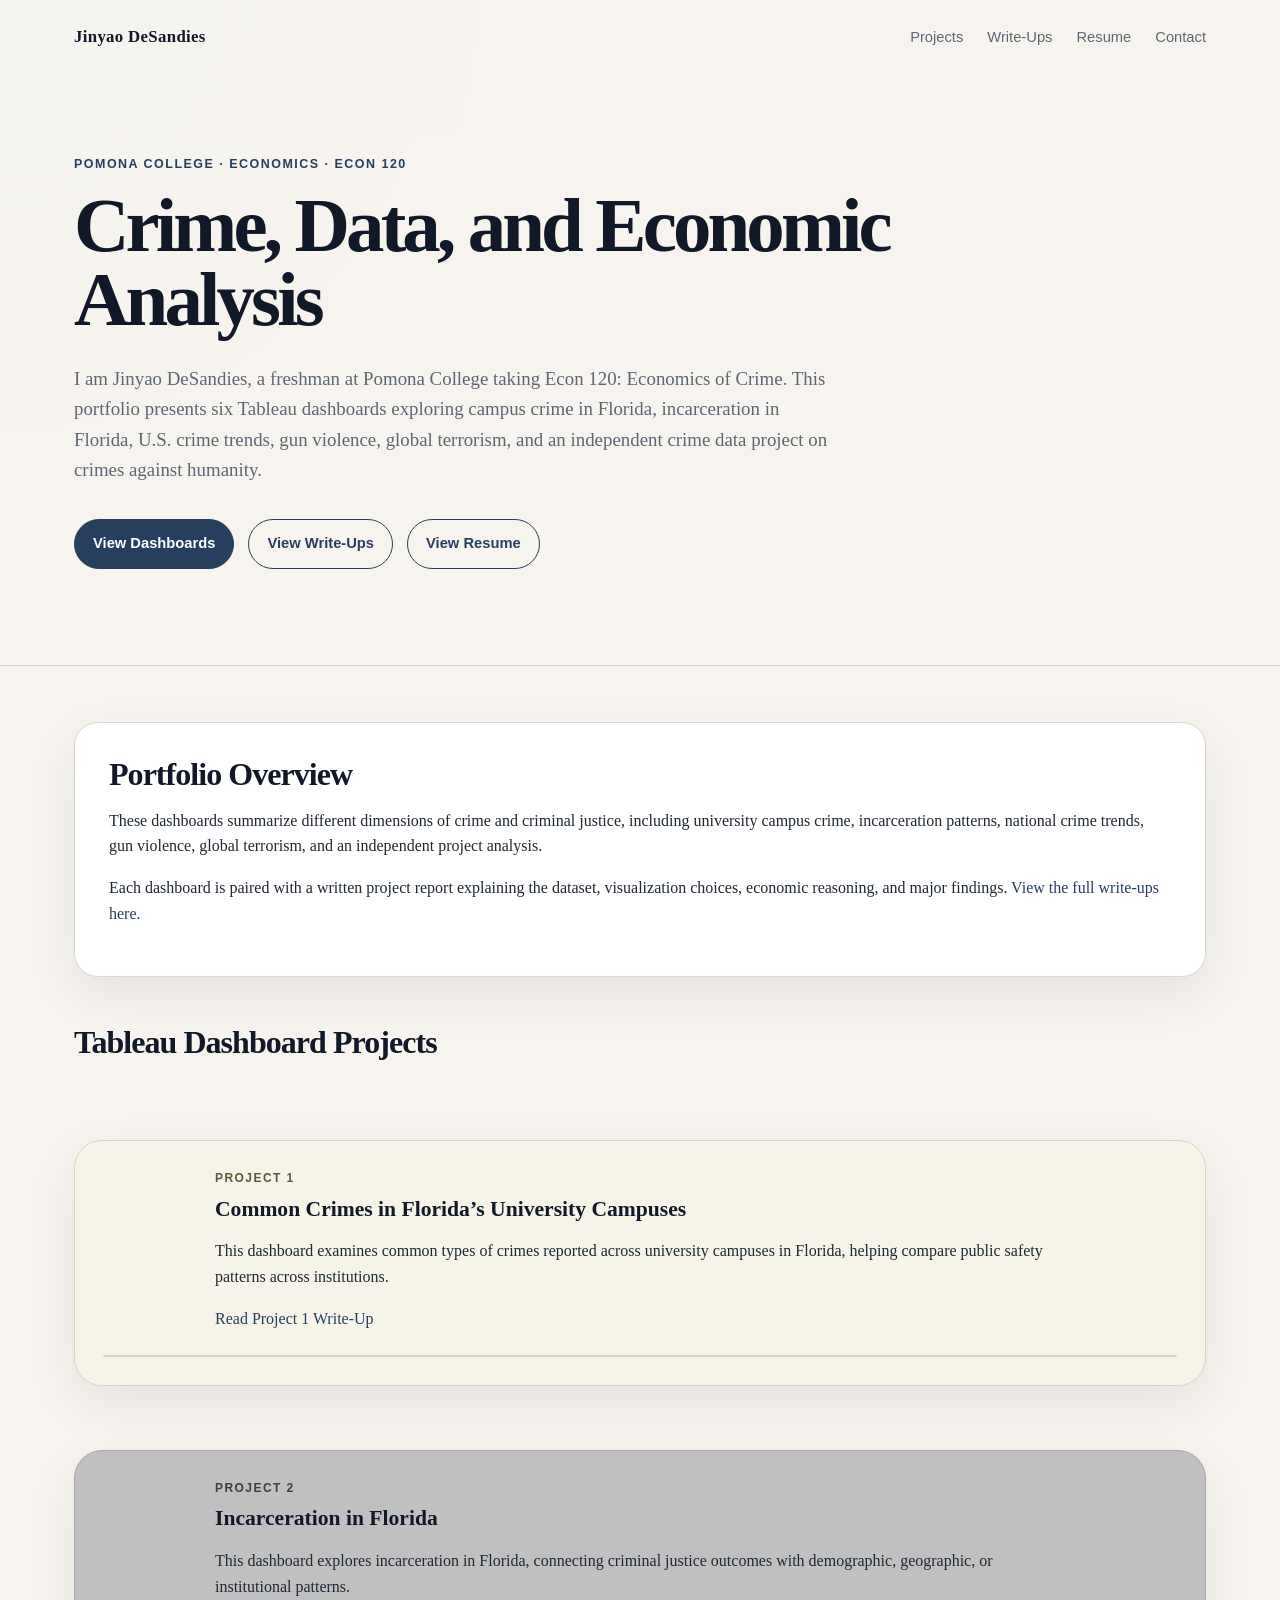
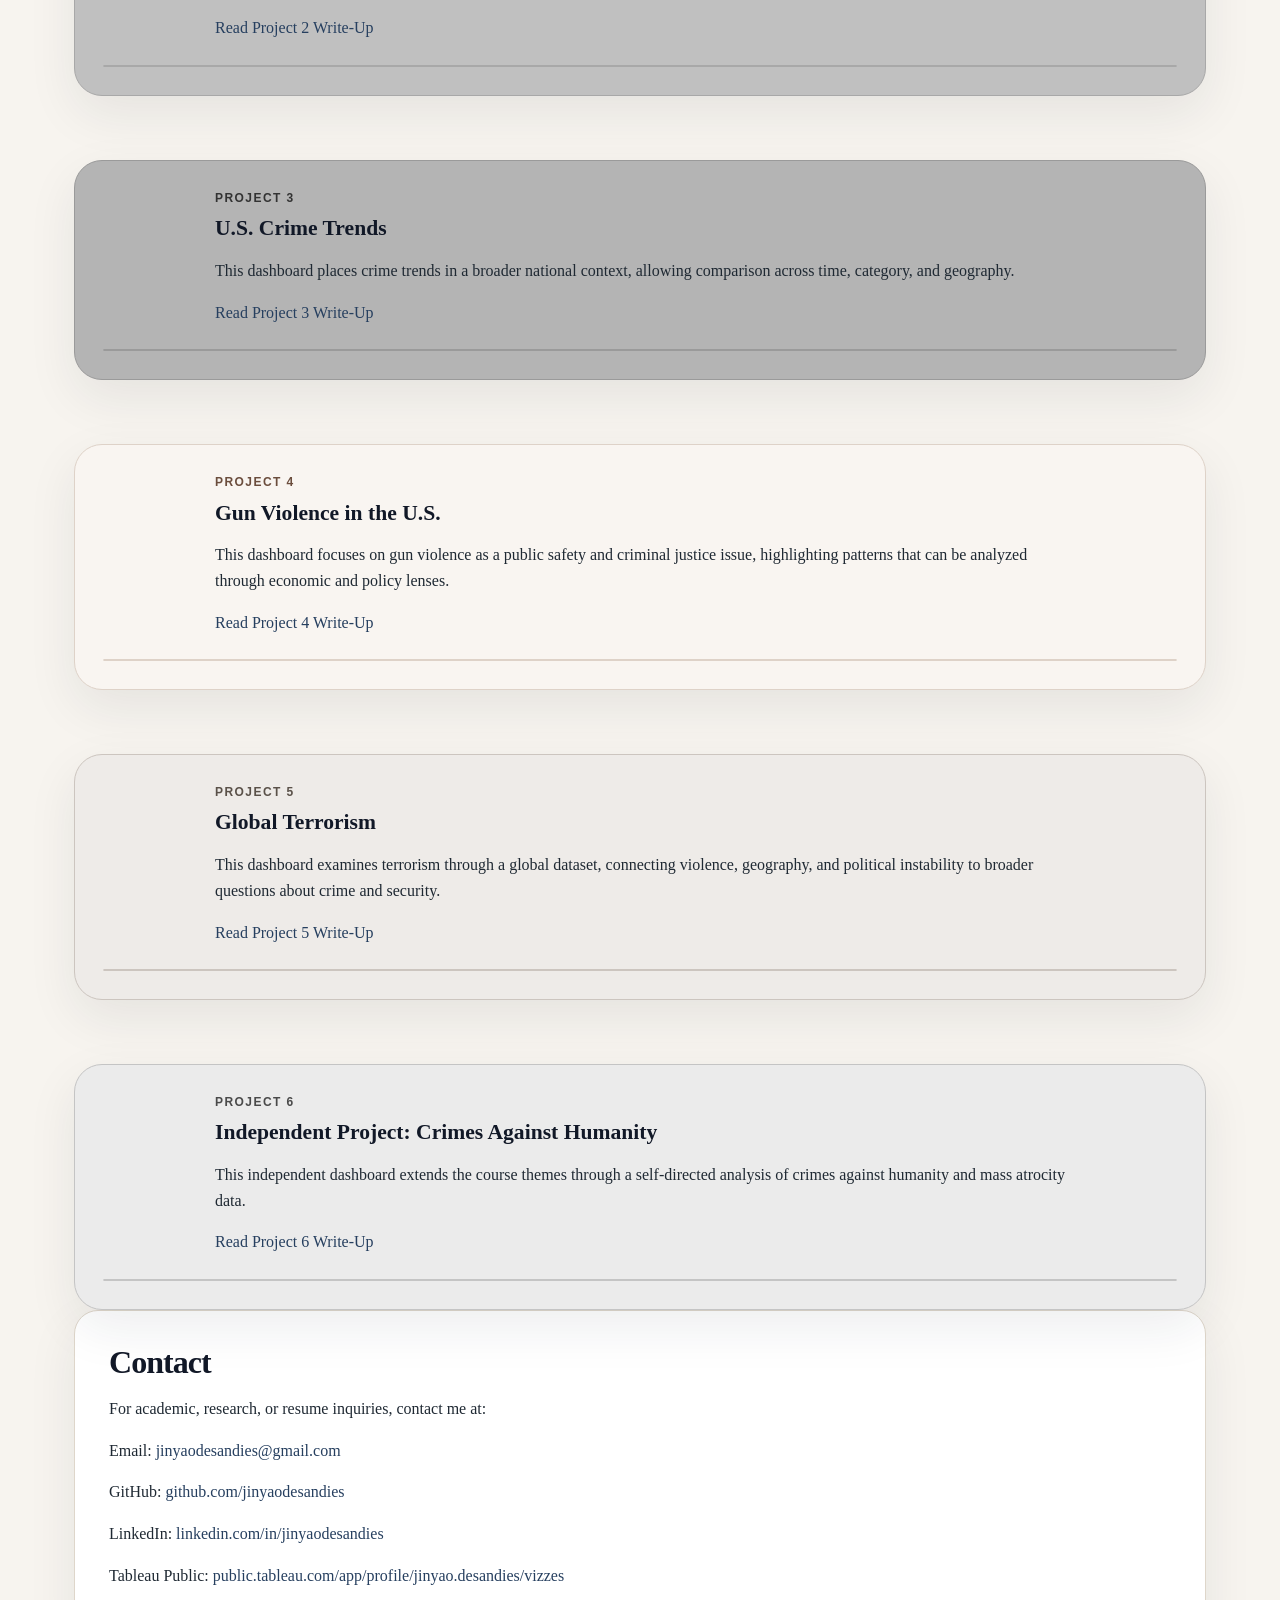
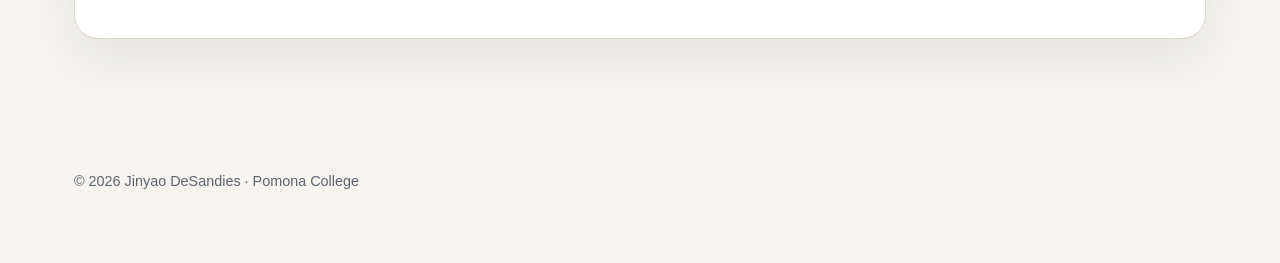
<file: index.html>
<!DOCTYPE html>
<html lang="en">
<head>
  <meta charset="UTF-8" />
  <meta name="viewport" content="width=device-width, initial-scale=1.0" />

  <title>Jinyao DeSandies | Econ of Crime Portfolio</title>

  <link rel="stylesheet" href="styles.css" />

  <!-- Tableau Embedding API v3 -->
  <script type="module" src="https://public.tableau.com/javascripts/api/tableau.embedding.3.latest.min.js"></script>
</head>

<body>
  <header class="site-header">
    <nav class="nav">
      <a href="index.html" class="logo">Jinyao DeSandies</a>

      <div class="nav-links">
        <a href="#projects">Projects</a>
        <a href="writeups.html">Write-Ups</a>
        <a href="resume.html">Resume</a>
        <a href="#contact">Contact</a>
      </div>
    </nav>

    <!-- =====================================================
         EDIT HOMEPAGE INTRO HERE
         Change your name, class, portfolio description, and buttons.
    ===================================================== -->
    <section class="hero">
      <p class="eyebrow">Pomona College · Economics · Econ 120</p>

      <h1>Crime, Data, and Economic Analysis</h1>

      <p class="hero-text">
        I am Jinyao DeSandies, a freshman at Pomona College taking Econ 120:
        Economics of Crime. This portfolio presents six Tableau dashboards exploring
        campus crime in Florida, incarceration in Florida, U.S. crime trends, gun
        violence, global terrorism, and an independent crime data project on crimes
        against humanity.
      </p>

      <div class="hero-buttons">
        <a href="#projects" class="button primary">View Dashboards</a>
        <a href="writeups.html" class="button secondary">View Write-Ups</a>
        <a href="resume.html" class="button secondary">View Resume</a>
      </div>
    </section>
  </header>

  <main>
    <!-- =====================================================
         EDIT PORTFOLIO OVERVIEW HERE
         This is the short explanation before the dashboard modules.
    ===================================================== -->
    <section class="intro-section">
      <h2>Portfolio Overview</h2>

      <p>
        These dashboards summarize different dimensions of crime and criminal justice,
        including university campus crime, incarceration patterns, national crime trends,
        gun violence, global terrorism, and an independent project analysis.
      </p>

      <p>
        Each dashboard is paired with a written project report explaining the dataset,
        visualization choices, economic reasoning, and major findings.
        <a href="writeups.html">View the full write-ups here.</a>
      </p>
    </section>

    <!-- =====================================================
         EDIT DASHBOARD PROJECTS HERE
         Each project has:
         1. project number
         2. project title
         3. project description
         4. Tableau embed link
    ===================================================== -->
    <section id="projects" class="projects-section">
      <h2>Tableau Dashboard Projects</h2>

      <!-- =========================
           EDIT PROJECT 1 HERE
           Dashboard: Florida campus crime
      ========================= -->
      <article id="dashboard-1" class="project-card project-campus">
        <div class="project-copy">
          <p class="project-number">Project 1</p>
          <h3>Common Crimes in Florida’s University Campuses</h3>
          <p>
            This dashboard examines common types of crimes reported across university
            campuses in Florida, helping compare public safety patterns across institutions.
          </p>

          <p>
            <a href="writeups/project-1.html">
              Read Project 1 Write-Up
            </a>
          </p>
        </div>

        <div class="tableau-frame">
          <tableau-viz
            src="https://public.tableau.com/views/Project1CampusCrimeinFlorida/CommonCrimesinFloridasUniversityCampuses"
            toolbar="bottom"
            hide-tabs
            width="850"
            height="1127">
          </tableau-viz>
        </div>
      </article>

      <!-- =========================
           EDIT PROJECT 2 HERE
           Dashboard: Florida incarceration
      ========================= -->
      <article id="dashboard-2" class="project-card project-incarceration">
        <div class="project-copy">
          <p class="project-number">Project 2</p>
          <h3>Incarceration in Florida</h3>
          <p>
            This dashboard explores incarceration in Florida, connecting criminal justice
            outcomes with demographic, geographic, or institutional patterns.
          </p>

          <p>
            <a href="writeups/project-2.html">
              Read Project 2 Write-Up
            </a>
          </p>
        </div>

        <div class="tableau-frame">
          <tableau-viz
            src="https://public.tableau.com/views/Project2IncarcerationinFlorida/Dashboard"
            toolbar="bottom"
            hide-tabs
            width="850"
            height="1127">
          </tableau-viz>
        </div>
      </article>

      <!-- =========================
           EDIT PROJECT 3 HERE
           Dashboard: U.S. crime trends
      ========================= -->
      <article id="dashboard-3" class="project-card project-us-crime">
        <div class="project-copy">
          <p class="project-number">Project 3</p>
          <h3>U.S. Crime Trends</h3>
          <p>
            This dashboard places crime trends in a broader national context, allowing
            comparison across time, category, and geography.
          </p>

          <p>
            <a href="writeups/project-3.html">
              Read Project 3 Write-Up
            </a>
          </p>
        </div>

        <div class="tableau-frame">
          <tableau-viz
            src="https://public.tableau.com/views/USCrimeTrends_17733838628180/Dashboard1"
            toolbar="bottom"
            hide-tabs
            width="850"
            height="1127">
          </tableau-viz>
        </div>
      </article>

      <!-- =========================
           EDIT PROJECT 4 HERE
           Dashboard: Gun violence
      ========================= -->
      <article id="dashboard-4" class="project-card project-gun">
        <div class="project-copy">
          <p class="project-number">Project 4</p>
          <h3>Gun Violence in the U.S.</h3>
          <p>
            This dashboard focuses on gun violence as a public safety and criminal justice
            issue, highlighting patterns that can be analyzed through economic and policy lenses.
          </p>

          <p>
            <a href="writeups/project-4.html">
              Read Project 4 Write-Up
            </a>
          </p>
        </div>

        <div class="tableau-frame">
          <tableau-viz
            src="https://public.tableau.com/views/Project4_17745109672220/GunViolenceintheUS"
            toolbar="bottom"
            hide-tabs
            width="850"
            height="1127">
          </tableau-viz>
        </div>
      </article>

      <!-- =========================
           EDIT PROJECT 5 HERE
           Dashboard: Global terrorism
      ========================= -->
      <article id="dashboard-5" class="project-card project-terrorism">
        <div class="project-copy">
          <p class="project-number">Project 5</p>
          <h3>Global Terrorism</h3>
          <p>
            This dashboard examines terrorism through a global dataset, connecting violence,
            geography, and political instability to broader questions about crime and security.
          </p>

          <p>
            <a href="writeups/project-5.html">
              Read Project 5 Write-Up
            </a>
          </p>
        </div>

        <div class="tableau-frame">
          <tableau-viz
            src="https://public.tableau.com/views/Project5GlobalTerrorism_17757957591510/Dashboard1"
            toolbar="bottom"
            hide-tabs
            width="850"
            height="1127">
          </tableau-viz>
        </div>
      </article>

      <!-- =========================
           EDIT PROJECT 6 HERE
           Dashboard: Independent project
      ========================= -->
      <article id="dashboard-6" class="project-card project-independent">
        <div class="project-copy">
          <p class="project-number">Project 6</p>
          <h3>Independent Project: Crimes Against Humanity</h3>
          <p>
            This independent dashboard extends the course themes through a self-directed
            analysis of crimes against humanity and mass atrocity data.
          </p>

          <p>
            <a href="writeups/project-6.html">
              Read Project 6 Write-Up
            </a>
          </p>
        </div>

        <div class="tableau-frame">
          <tableau-viz
            src="https://public.tableau.com/views/IndependantProjectUpload/Dashboard1"
            toolbar="bottom"
            hide-tabs
            width="850"
            height="1127">
          </tableau-viz>
        </div>
      </article>
    </section>

    <!-- =====================================================
         EDIT CONTACT INFO HERE
    ===================================================== -->
    <section id="contact" class="contact-section">
      <h2>Contact</h2>

      <p>
        For academic, research, or resume inquiries, contact me at:
      </p>

      <p>
        Email:
        <a href="mailto:jinyaodesandies@gmail.com">jinyaodesandies@gmail.com</a>
      </p>

      <p>
        GitHub:
        <a href="https://github.com/jinyaodesandies" target="_blank" rel="noopener noreferrer">
          github.com/jinyaodesandies
        </a>
      </p>

      <p>
        LinkedIn:
        <a href="https://www.linkedin.com/in/jinyaodesandies/" target="_blank" rel="noopener noreferrer">
          linkedin.com/in/jinyaodesandies
        </a>
      </p>

      <p>
        Tableau Public:
        <a href="https://public.tableau.com/app/profile/jinyao.desandies/vizzes" target="_blank" rel="noopener noreferrer">
          public.tableau.com/app/profile/jinyao.desandies/vizzes
        </a>
      </p>
    </section>
  </main>

  <footer class="footer">
    <p>© 2026 Jinyao DeSandies · Pomona College</p>
  </footer>
</body>
</html>
</file>
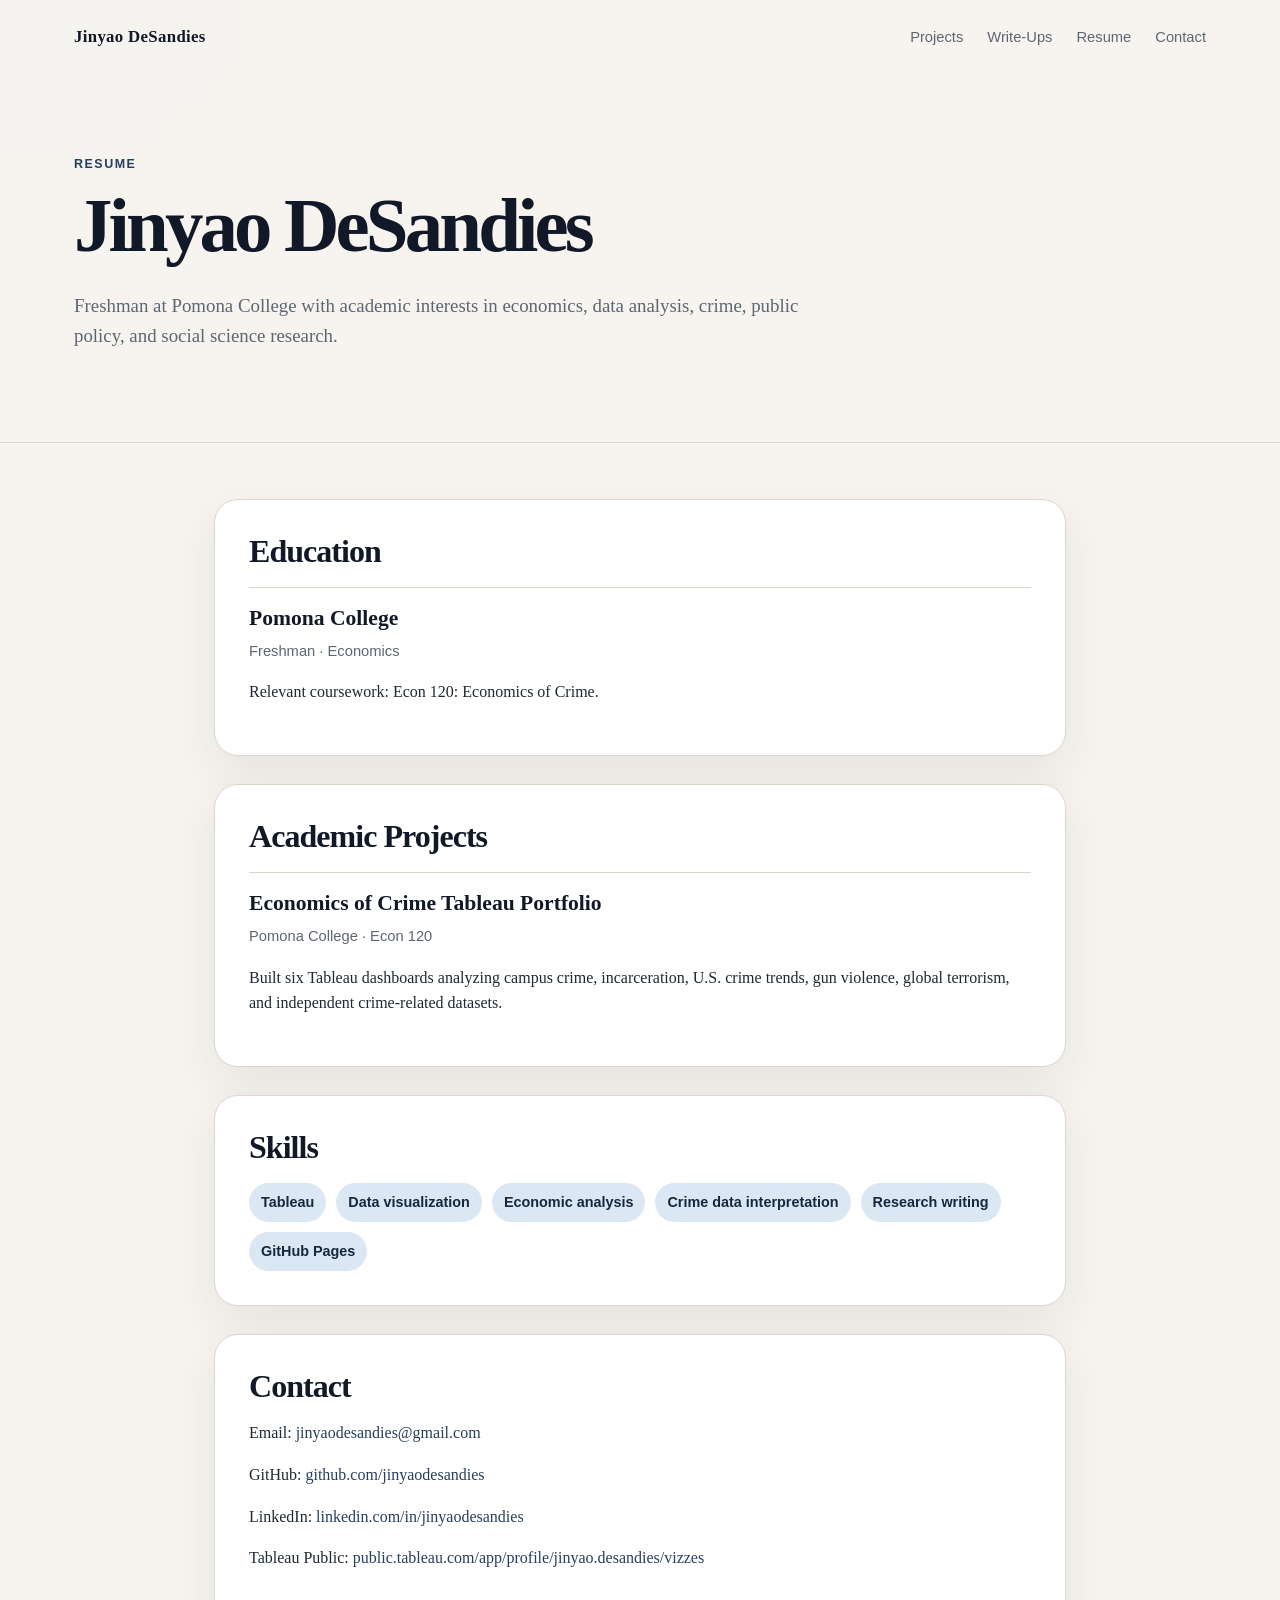
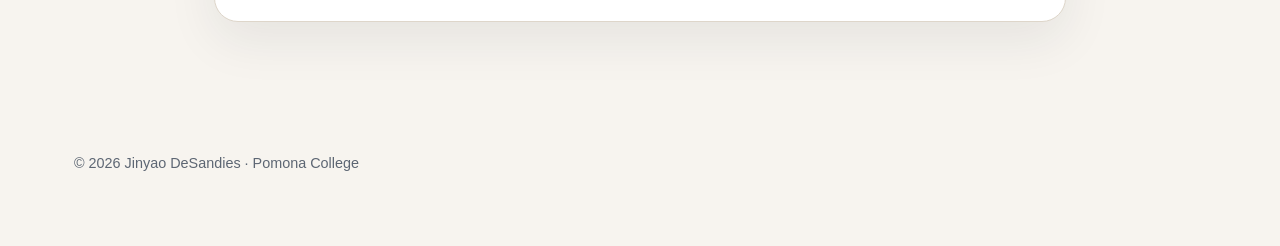
<file: resume.html>
<!DOCTYPE html>
<html lang="en">
<head>
  <meta charset="UTF-8" />
  <meta name="viewport" content="width=device-width, initial-scale=1.0" />

  <title>Resume | Jinyao DeSandies</title>

  <link rel="stylesheet" href="styles.css" />
</head>

<body>
  <header class="site-header small-header">
    <nav class="nav">
      <a href="index.html" class="logo">Jinyao DeSandies</a>

      <div class="nav-links">
        <a href="index.html#projects">Projects</a>
        <a href="writeups.html">Write-Ups</a>
        <a href="resume.html">Resume</a>
        <a href="index.html#contact">Contact</a>
      </div>
    </nav>

    <!-- =====================================================
         EDIT RESUME HEADER HERE
         Change your short academic/professional summary.
    ===================================================== -->
    <section class="hero resume-hero">
      <p class="eyebrow">Resume</p>
      <h1>Jinyao DeSandies</h1>

      <p class="hero-text">
        Freshman at Pomona College with academic interests in economics,
        data analysis, crime, public policy, and social science research.
      </p>
    </section>
  </header>

  <main class="resume-main">
    <!-- =====================================================
         EDIT EDUCATION HERE
    ===================================================== -->
    <section class="resume-section">
      <h2>Education</h2>

      <div class="resume-item">
        <h3>Pomona College</h3>
        <p class="resume-meta">Freshman · Economics</p>
        <p>
          Relevant coursework: Econ 120: Economics of Crime.
        </p>
      </div>
    </section>

    <!-- =====================================================
         EDIT ACADEMIC PROJECTS HERE
    ===================================================== -->
    <section class="resume-section">
      <h2>Academic Projects</h2>

      <div class="resume-item">
        <h3>Economics of Crime Tableau Portfolio</h3>
        <p class="resume-meta">Pomona College · Econ 120</p>
        <p>
          Built six Tableau dashboards analyzing campus crime, incarceration,
          U.S. crime trends, gun violence, global terrorism, and independent
          crime-related datasets.
        </p>
      </div>
    </section>

    <!-- =====================================================
         EDIT SKILLS HERE
         Add or remove skills inside the list.
    ===================================================== -->
    <section class="resume-section">
      <h2>Skills</h2>

      <ul class="skill-list">
        <li>Tableau</li>
        <li>Data visualization</li>
        <li>Economic analysis</li>
        <li>Crime data interpretation</li>
        <li>Research writing</li>
        <li>GitHub Pages</li>
      </ul>
    </section>

    <!-- =====================================================
         EDIT EXPERIENCE HERE
         Replace the example item below with your own experience.
    ===================================================== 
    <section class="resume-section">
      <h2>Experience</h2>

      <div class="resume-item">
        <h3>Add Position or Activity Here</h3>
        <p class="resume-meta">Organization · Dates</p>
        <p>
          Add a short description of your role, responsibilities, and results.
          Focus on leadership, analysis, research, writing, or technical work.
        </p>
      </div>
    </section>

    =====================================================
         EDIT CONTACT INFO HERE
    ===================================================== -->
    <section class="resume-section">
      <h2>Contact</h2>

      <p>
        Email:
        <a href="mailto:jinyaodesandies@gmail.com">jinyaodesandies@gmail.com</a>
      </p>

      <p>
        GitHub:
        <a href="https://github.com/jinyaodesandies" target="_blank" rel="noopener noreferrer">
          github.com/jinyaodesandies
        </a>
      </p>

      <p>
        LinkedIn:
        <a href="https://www.linkedin.com/in/jinyaodesandies/" target="_blank" rel="noopener noreferrer">
          linkedin.com/in/jinyaodesandies
        </a>
      </p>
            <p>
        Tableau Public:
        <a href="https://public.tableau.com/app/profile/jinyao.desandies/vizzes" target="_blank" rel="noopener noreferrer">
          public.tableau.com/app/profile/jinyao.desandies/vizzes
        </a>
      </p>
    </section>
  </main>

  <footer class="footer">
    <p>© 2026 Jinyao DeSandies · Pomona College</p>
  </footer>
</body>
</html>
</file>
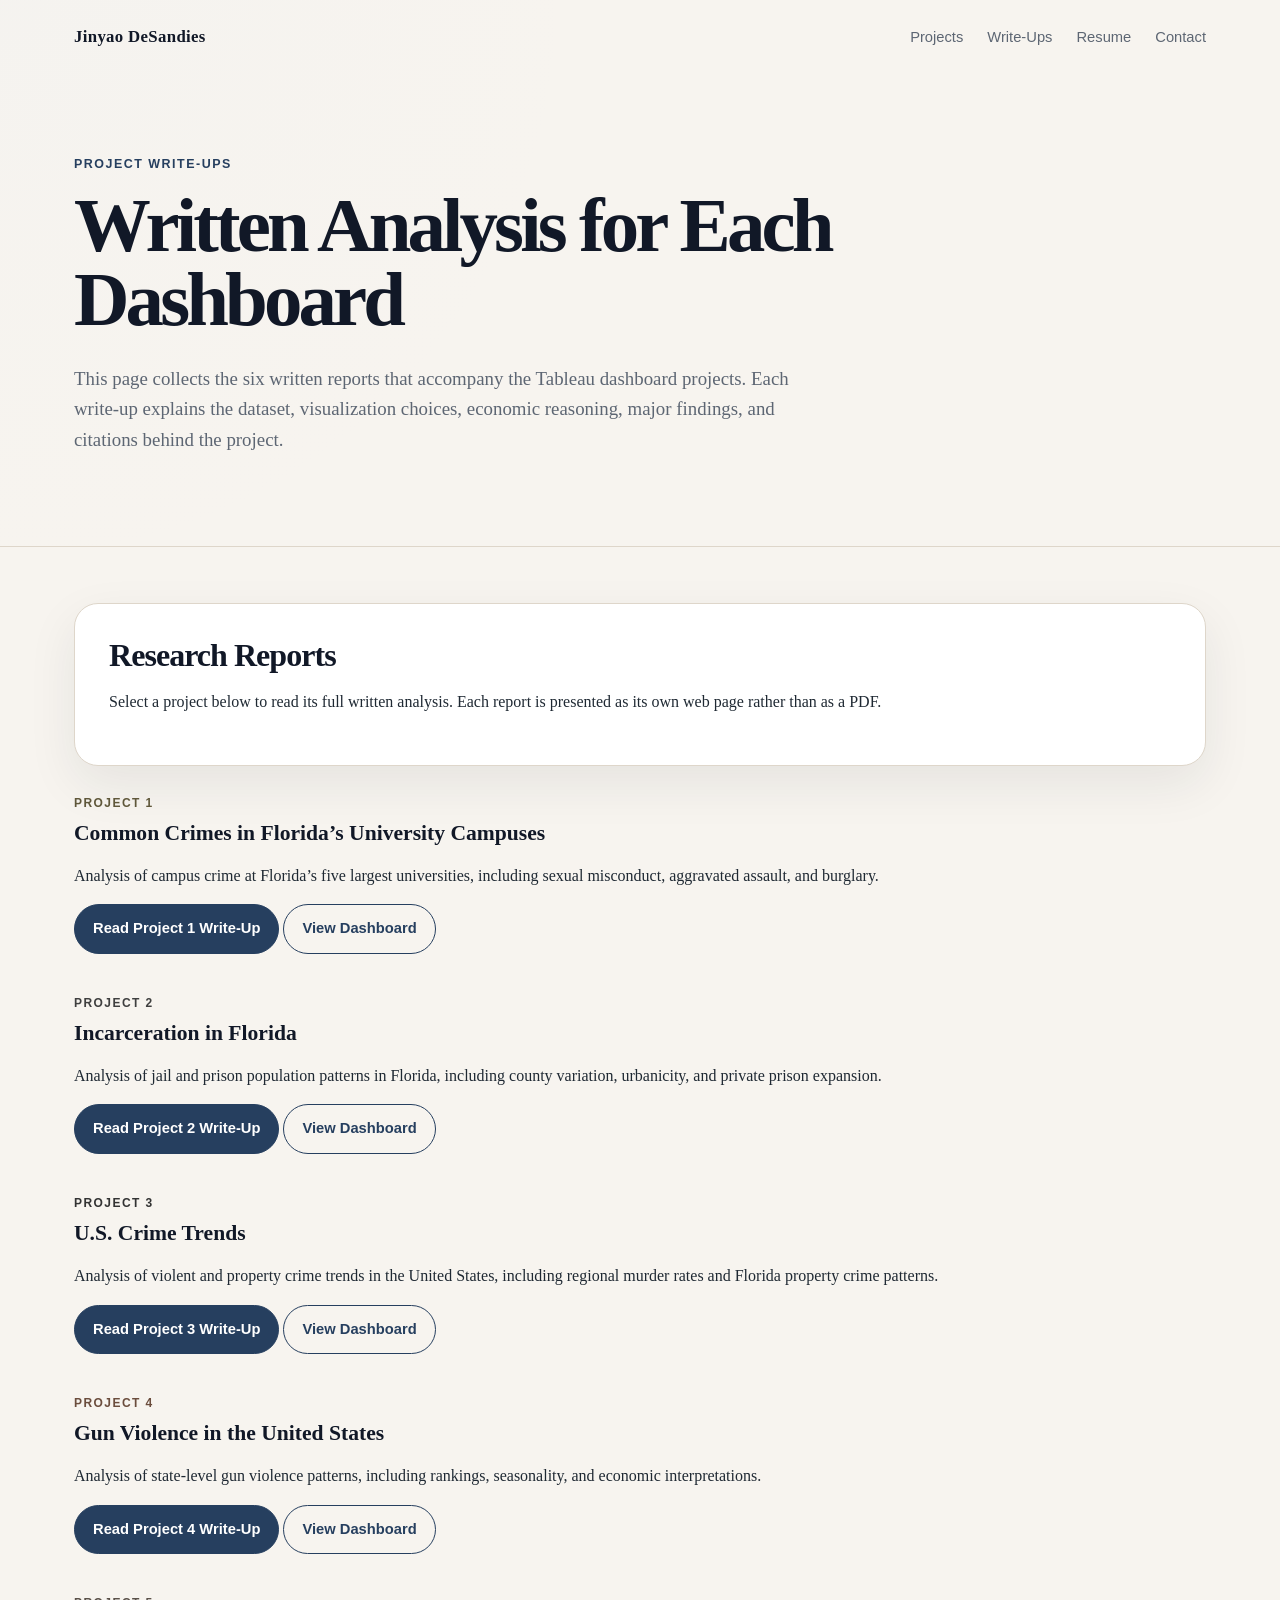
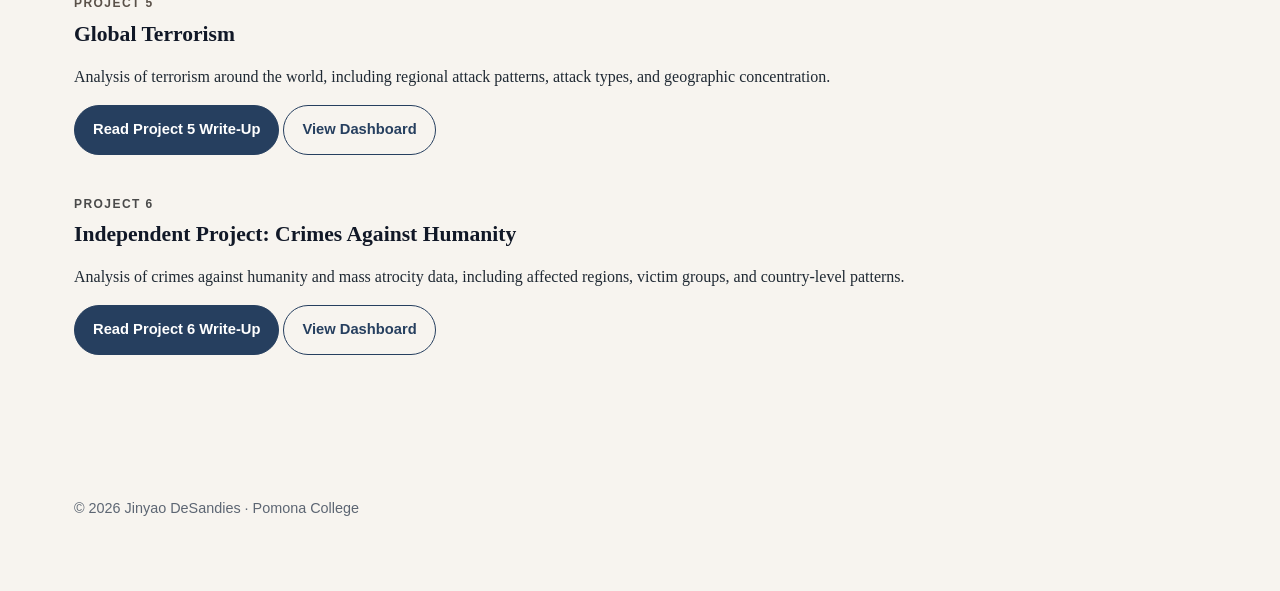
<file: writeups.html>
<!DOCTYPE html>
<html lang="en">
<head>
  <meta charset="UTF-8" />
  <meta name="viewport" content="width=device-width, initial-scale=1.0" />

  <title>Write-Ups | Jinyao DeSandies</title>

  <link rel="stylesheet" href="styles.css" />
</head>

<body>
  <header class="site-header small-header">
    <nav class="nav">
      <a href="index.html" class="logo">Jinyao DeSandies</a>

      <div class="nav-links">
        <a href="index.html#projects">Projects</a>
        <a href="writeups.html">Write-Ups</a>
        <a href="resume.html">Resume</a>
        <a href="index.html#contact">Contact</a>
      </div>
    </nav>

    <section class="hero resume-hero">
      <p class="eyebrow">Project Write-Ups</p>

      <h1>Written Analysis for Each Dashboard</h1>

      <p class="hero-text">
        This page collects the six written reports that accompany the Tableau dashboard projects.
        Each write-up explains the dataset, visualization choices, economic reasoning, major findings,
        and citations behind the project.
      </p>
    </section>
  </header>

  <main>
    <section class="intro-section">
      <h2>Research Reports</h2>

      <p>
        Select a project below to read its full written analysis.
        Each report is presented as its own web page rather than as a PDF.
      </p>
    </section>

    <section class="writeups-section">

      <!-- PROJECT 1 -->
      <article class="writeup-card project-campus">
        <div class="writeup-copy">
          <p class="project-number">Project 1</p>
          <h3>Common Crimes in Florida’s University Campuses</h3>

          <p>
            Analysis of campus crime at Florida’s five largest universities,
            including sexual misconduct, aggravated assault, and burglary.
          </p>

          <div class="writeup-buttons">
            <a class="button primary" href="writeups/project-1.html">
              Read Project 1 Write-Up
            </a>

            <a class="button secondary" href="index.html#dashboard-1">
              View Dashboard
            </a>
          </div>
        </div>
      </article>

      <!-- PROJECT 2 -->
      <article class="writeup-card project-incarceration">
        <div class="writeup-copy">
          <p class="project-number">Project 2</p>
          <h3>Incarceration in Florida</h3>

          <p>
            Analysis of jail and prison population patterns in Florida,
            including county variation, urbanicity, and private prison expansion.
          </p>

          <div class="writeup-buttons">
            <a class="button primary" href="writeups/project-2.html">
              Read Project 2 Write-Up
            </a>

            <a class="button secondary" href="index.html#dashboard-2">
              View Dashboard
            </a>
          </div>
        </div>
      </article>

      <!-- PROJECT 3 -->
      <article class="writeup-card project-us-crime">
        <div class="writeup-copy">
          <p class="project-number">Project 3</p>
          <h3>U.S. Crime Trends</h3>

          <p>
            Analysis of violent and property crime trends in the United States,
            including regional murder rates and Florida property crime patterns.
          </p>

          <div class="writeup-buttons">
            <a class="button primary" href="writeups/project-3.html">
              Read Project 3 Write-Up
            </a>

            <a class="button secondary" href="index.html#dashboard-3">
              View Dashboard
            </a>
          </div>
        </div>
      </article>

      <!-- PROJECT 4 -->
      <article class="writeup-card project-gun">
        <div class="writeup-copy">
          <p class="project-number">Project 4</p>
          <h3>Gun Violence in the United States</h3>

          <p>
            Analysis of state-level gun violence patterns,
            including rankings, seasonality, and economic interpretations.
          </p>

          <div class="writeup-buttons">
            <a class="button primary" href="writeups/project-4.html">
              Read Project 4 Write-Up
            </a>

            <a class="button secondary" href="index.html#dashboard-4">
              View Dashboard
            </a>
          </div>
        </div>
      </article>

      <!-- PROJECT 5 -->
      <article class="writeup-card project-terrorism">
        <div class="writeup-copy">
          <p class="project-number">Project 5</p>
          <h3>Global Terrorism</h3>

          <p>
            Analysis of terrorism around the world,
            including regional attack patterns, attack types, and geographic concentration.
          </p>

          <div class="writeup-buttons">
            <a class="button primary" href="writeups/project-5.html">
              Read Project 5 Write-Up
            </a>

            <a class="button secondary" href="index.html#dashboard-5">
              View Dashboard
            </a>
          </div>
        </div>
      </article>

      <!-- PROJECT 6 -->
      <article class="writeup-card project-independent">
        <div class="writeup-copy">
          <p class="project-number">Project 6</p>
          <h3>Independent Project: Crimes Against Humanity</h3>

          <p>
            Analysis of crimes against humanity and mass atrocity data,
            including affected regions, victim groups, and country-level patterns.
          </p>

          <div class="writeup-buttons">
            <a class="button primary" href="writeups/project-6.html">
              Read Project 6 Write-Up
            </a>

            <a class="button secondary" href="index.html#dashboard-6">
              View Dashboard
            </a>
          </div>
        </div>
      </article>

    </section>
  </main>

  <footer class="footer">
    <p>© 2026 Jinyao DeSandies · Pomona College</p>
  </footer>
</body>
</html>
</file>
<file: styles.css>
/* =========================================================
   GLOBAL COLOR SYSTEM
   Edit this section to change the entire site's color scheme.
   Current style: sleek, academic, professional, soft neutral.
========================================================= */

:root {
  --background: #f7f4ef;
  --surface: #ffffff;
  --surface-muted: #efe8dc;

  --text: #1f2933;
  --muted-text: #5d6673;
  --heading: #111827;

  --accent: #263f5f;
  --accent-dark: #17283d;
  --accent-light: #dbe7f3;

  --border: #ded6ca;
  --shadow: 0 18px 50px rgba(31, 41, 51, 0.08);
}

/* =========================================================
   BASE PAGE STYLES
========================================================= */

* {
  box-sizing: border-box;
}

html {
  scroll-behavior: smooth;
}

body {
  margin: 0;
  font-family: Georgia, "Times New Roman", serif;
  background: var(--background);
  color: var(--text);
  line-height: 1.6;
}

a {
  color: var(--accent);
  text-decoration: none;
}

a:hover {
  text-decoration: underline;
}

/* =========================================================
   HEADER AND NAVIGATION
========================================================= */

.site-header {
  background:
    linear-gradient(rgba(247, 244, 239, 0.92), rgba(247, 244, 239, 0.96)),
    radial-gradient(circle at top left, var(--accent-light), transparent 40%);
  border-bottom: 1px solid var(--border);
}

.small-header {
  min-height: auto;
}

.nav {
  max-width: 1180px;
  margin: 0 auto;
  padding: 24px 24px;
  display: flex;
  align-items: center;
  justify-content: space-between;
}

.logo {
  font-weight: 700;
  font-size: 1.05rem;
  color: var(--heading);
  letter-spacing: 0.02em;
}

.nav-links {
  display: flex;
  gap: 24px;
  font-family: Arial, Helvetica, sans-serif;
  font-size: 0.92rem;
}

.nav-links a {
  color: var(--muted-text);
}

/* =========================================================
   HERO SECTION
========================================================= */

.hero {
  max-width: 1180px;
  margin: 0 auto;
  padding: 80px 24px 96px;
}

.resume-hero {
  padding-bottom: 72px;
}

.eyebrow {
  margin: 0 0 14px;
  color: var(--accent);
  font-family: Arial, Helvetica, sans-serif;
  text-transform: uppercase;
  letter-spacing: 0.12em;
  font-size: 0.78rem;
  font-weight: 700;
}

h1 {
  max-width: 880px;
  margin: 0;
  color: var(--heading);
  font-size: clamp(2.5rem, 6vw, 5.4rem);
  line-height: 0.96;
  letter-spacing: -0.05em;
}

.hero-text {
  max-width: 760px;
  margin-top: 28px;
  color: var(--muted-text);
  font-size: 1.18rem;
}

.hero-buttons {
  margin-top: 34px;
  display: flex;
  gap: 14px;
  flex-wrap: wrap;
}

.button {
  display: inline-block;
  padding: 12px 18px;
  border-radius: 999px;
  font-family: Arial, Helvetica, sans-serif;
  font-size: 0.92rem;
  font-weight: 700;
  border: 1px solid var(--accent);
}

.button.primary {
  background: var(--accent);
  color: #ffffff;
}

.button.secondary {
  color: var(--accent);
  background: transparent;
}

/* =========================================================
   MAIN LAYOUT
========================================================= */

main {
  max-width: 1180px;
  margin: 0 auto;
  padding: 56px 24px;
}

.intro-section,
.contact-section,
.resume-section {
  background: var(--surface);
  border: 1px solid var(--border);
  border-radius: 24px;
  padding: 34px;
  margin-bottom: 28px;
  box-shadow: var(--shadow);
}

h2 {
  margin: 0 0 16px;
  color: var(--heading);
  font-size: 2rem;
  line-height: 1.1;
  letter-spacing: -0.03em;
}

h3 {
  margin: 0 0 8px;
  color: var(--heading);
  font-size: 1.35rem;
  line-height: 1.2;
}

/* =========================================================
   PROJECT MODULES
========================================================= */
.writeup-copy{
  margin: 0 auto 40px;
}
.projects-section {
  margin-top: 48px;
  display: grid;
  gap: 64px;
}

.project-card {
  background: var(--project-bg);
  border: 1px solid var(--project-border);
  border-radius: 28px;
  padding: 28px;
  margin: 0;
  box-shadow: var(--shadow);
}

.project-copy {
  max-width: 850px;
  margin: 0 auto 24px;
}

.project-number {
  margin: 0 0 8px;
  color: var(--project-accent);
  font-family: Arial, Helvetica, sans-serif;
  text-transform: uppercase;
  letter-spacing: 0.12em;
  font-size: 0.75rem;
  font-weight: 700;
}

/* =========================================================
   PROJECT CARD COLOR THEMES
========================================================= */

/* PROJECT 1: Florida Campus Crime */
.project-campus {
  --project-bg: rgb(246, 244, 232);
  --project-frame-bg: rgb(246, 244, 232);
  --project-border: #d8d4c3;
  --project-accent: #5f573a;
}

/* PROJECT 2: Florida Incarceration */
.project-incarceration {
  --project-bg: rgb(192, 192, 192);
  --project-frame-bg: rgb(192, 192, 192);
  --project-border: #a8a8a8;
  --project-accent: #3f3f3f;
}

/* PROJECT 3: U.S. Crime Trends */
.project-us-crime {
  --project-bg: rgb(180, 180, 180);
  --project-frame-bg: rgb(180, 180, 180);
  --project-border: #9a9a9a;
  --project-accent: #333333;
}

/* PROJECT 4: Gun Violence */
.project-gun {
  --project-bg: rgb(249, 245, 241);
  --project-frame-bg: rgb(249, 245, 241);
  --project-border: #ded2c8;
  --project-accent: #6b4d3d;
}

/* PROJECT 5: Global Terrorism */
.project-terrorism {
  --project-bg: rgb(238, 235, 232);
  --project-frame-bg: rgb(238, 235, 232);
  --project-border: #ccc5bf;
  --project-accent: #5a5149;
}

/* PROJECT 6: Independent Crime Analysis */
.project-independent {
  --project-bg: rgb(235, 235, 235);
  --project-frame-bg: rgb(235, 235, 235);
  --project-border: #c4c4c4;
  --project-accent: #4a4a4a;
}

/* =========================================================
   TABLEAU DASHBOARD AREA
========================================================= */

.tableau-frame {
  width: 100%;
  overflow-x: auto;

  border: 1px solid var(--project-border);
  border-radius: 20px;

  padding: 0;
  background: var(--project-frame-bg);

  display: flex;
  justify-content: center;
  align-items: flex-start;
}

.tableau-frame tableau-viz {
  display: block;
  width: 850px;
  max-width: 100%;
  margin-left: auto;
  margin-right: auto;
  background: var(--project-frame-bg);
}

/* =========================================================
   WRITE-UPS LANDING PAGE
========================================================= */

.writeups-home-main {
  max-width: 1000px;
}

.writeups-dropdown-section {
  text-align: left;
}

.writeup-dropdown-wrap {
  margin-top: 24px;
  display: flex;
  flex-direction: column;
  gap: 10px;
}

.dropdown-label {
  font-family: Arial, Helvetica, sans-serif;
  font-size: 0.92rem;
  font-weight: 700;
  color: var(--heading);
}

.writeup-select {
  width: 100%;
  max-width: 820px;
  padding: 16px 18px;
  border: 1px solid var(--border);
  border-radius: 16px;
  background: var(--surface);
  color: var(--text);
  font-family: Georgia, "Times New Roman", serif;
  font-size: 1rem;
  line-height: 1.4;
  box-shadow: var(--shadow);
  cursor: pointer;
}

.writeup-select:focus {
  outline: 2px solid var(--accent);
  outline-offset: 2px;
}

.writeup-directory {
  margin-top: 42px;
}

.writeup-directory-grid {
  display: grid;
  grid-template-columns: 1fr;
  gap: 20px;
  margin-top: 22px;
}

.directory-card {
  display: block;
  background: var(--project-bg);
  border: 1px solid var(--project-border);
  border-radius: 24px;
  padding: 26px;
  box-shadow: var(--shadow);
  color: var(--text);
  transition:
    transform 0.18s ease,
    box-shadow 0.18s ease;
}

.directory-card:hover {
  transform: translateY(-2px);
  text-decoration: none;
}

.directory-card h3 {
  margin-bottom: 10px;
}

.directory-card p:last-child {
  margin-bottom: 0;
}

/* =========================================================
   INDIVIDUAL WRITE-UP PAGES
========================================================= */

.writeup-page-main {
  max-width: 900px;
}

.writeup-hero-card {
  background: var(--project-bg);
  border: 1px solid var(--project-border);
  border-radius: 28px;
  padding: 34px;
  margin-bottom: 28px;
  box-shadow: var(--shadow);
}

.writeup-hero-card h2 {
  margin-top: 8px;
  margin-bottom: 16px;
}

.writeup-hero-card p:last-of-type {
  margin-bottom: 0;
}

.writeup-page-buttons {
  margin-top: 24px;
  display: flex;
  gap: 12px;
  flex-wrap: wrap;
}

.writeup-article {
  background: var(--surface);
  border: 1px solid var(--border);
  border-radius: 28px;
  padding: 40px;
  box-shadow: var(--shadow);
}

.writeup-body {
  max-width: 760px;
  margin: 0 auto;
}

.writeup-body h2 {
  font-size: 1.7rem;
  margin-top: 34px;
  margin-bottom: 14px;
}

.writeup-body h2:first-child {
  margin-top: 0;
}

.writeup-body h3 {
  margin-top: 28px;
}

.writeup-body p {
  margin: 0 0 18px;
  font-size: 1.05rem;
  line-height: 1.8;
}

.writeup-body ul,
.writeup-body ol {
  margin: 0 0 20px 26px;
  line-height: 1.8;
}

.writeup-body li {
  margin-bottom: 8px;
}

.placeholder-note {
  padding: 18px 20px;
  border: 1px dashed var(--border);
  border-radius: 16px;
  background: var(--surface-muted);
  color: var(--muted-text);
}

.citations-section {
  max-width: 760px;
  margin: 48px auto 0;
  padding-top: 30px;
  border-top: 1px solid var(--border);
  text-align: center;
}

.citations-section h2 {
  text-align: center;
  margin-bottom: 20px;
}

.citation-entry {
  max-width: 720px;
  margin: 0 auto 16px;
  text-align: center;
  line-height: 1.75;
}

/* =========================================================
   RESUME PAGE
========================================================= */

.resume-main {
  max-width: 900px;
}

.resume-item {
  border-top: 1px solid var(--border);
  padding-top: 18px;
  margin-top: 18px;
}

.resume-meta {
  margin: 0 0 8px;
  color: var(--muted-text);
  font-family: Arial, Helvetica, sans-serif;
  font-size: 0.92rem;
}

.skill-list {
  display: flex;
  flex-wrap: wrap;
  gap: 10px;
  padding: 0;
  margin: 18px 0 0;
  list-style: none;
}

.skill-list li {
  background: var(--accent-light);
  color: var(--accent-dark);
  border-radius: 999px;
  padding: 8px 12px;
  font-family: Arial, Helvetica, sans-serif;
  font-size: 0.9rem;
  font-weight: 700;
}

/* =========================================================
   FOOTER
========================================================= */

.footer {
  max-width: 1180px;
  margin: 0 auto;
  padding: 32px 24px 56px;
  color: var(--muted-text);
  font-family: Arial, Helvetica, sans-serif;
  font-size: 0.9rem;
}

/* =========================================================
   MOBILE RESPONSIVE STYLES
========================================================= */

@media (max-width: 760px) {
  .nav {
    align-items: flex-start;
    gap: 18px;
    flex-direction: column;
  }

  .nav-links {
    gap: 16px;
    flex-wrap: wrap;
  }

  .hero {
    padding-top: 52px;
    padding-bottom: 64px;
  }

  .intro-section,
  .contact-section,
  .resume-section,
  .project-card,
  .writeup-hero-card,
  .writeup-article,
  .directory-card {
    padding: 22px;
    border-radius: 20px;
  }

  .tableau-frame {
    border-radius: 16px;
  }

  .writeup-select {
    font-size: 0.95rem;
    padding: 14px 15px;
  }

  .writeup-body p {
    font-size: 1rem;
    line-height: 1.75;
  }

  .writeup-body h2 {
    font-size: 1.45rem;
  }

  h1 {
    letter-spacing: -0.04em;
  }

  h2 {
    font-size: 1.65rem;
  }
}

/* =========================================================
   INDIVIDUAL MARKDOWN WRITE-UP PAGES
   Controls layout, double spacing, paragraph indentation,
   and centered citations.
========================================================= */

.writeup-page-main {
  max-width: 900px;
}

.writeup-hero-card {
  background: var(--project-bg);
  border: 1px solid var(--project-border);
  border-radius: 28px;
  padding: 34px;
  margin-bottom: 28px;
  box-shadow: var(--shadow);
}

.writeup-page-buttons {
  margin-top: 22px;
  display: flex;
  gap: 12px;
  flex-wrap: wrap;
}

.writeup-article {
  background: var(--surface);
  border: 1px solid var(--border);
  border-radius: 28px;
  padding: 42px;
  box-shadow: var(--shadow);
}

.writeup-body {
  max-width: 760px;
  margin: 0 auto;
  font-size: 1.05rem;
  line-height: 2;
}

/* Main prose paragraphs:
   - double spaced
   - first-line indentation
   - no extra paragraph gap, closer to formal paper formatting */
.writeup-body p {
  margin: 0;
  line-height: 2;
  text-indent: 2em;
}

/* Headings should not indent */
.writeup-body h1,
.writeup-body h2,
.writeup-body h3,
.writeup-body h4 {
  text-indent: 0;
  line-height: 1.35;
}

/* Space around the top title and section headings */
.writeup-body h1 {
  margin-top: 0;
  margin-bottom: 24px;
}

.writeup-body h2 {
  margin-top: 36px;
  margin-bottom: 18px;
}

/* Center the Citations heading specifically */
.writeup-body h2:has(+ .citations-section) {
  text-align: center;
}

/* Citation block:
   - centered
   - double spaced
   - preserves line breaks from your Markdown source */
.citations-section {
  text-align: center;
  line-height: 2;
  white-space: pre-line;
  margin-top: 0;
  font-size: 0.98rem;
}

/* No paragraph indentation inside citations, if Jekyll renders any paragraphs there */
.citations-section p {
  text-indent: 0;
  text-align: center;
  line-height: 2;
  margin: 0;
}

/* Mobile adjustment */
@media (max-width: 760px) {
  .writeup-hero-card,
  .writeup-article {
    padding: 24px;
    border-radius: 20px;
  }

  .writeup-body {
    font-size: 1rem;
  }
}
</file>
